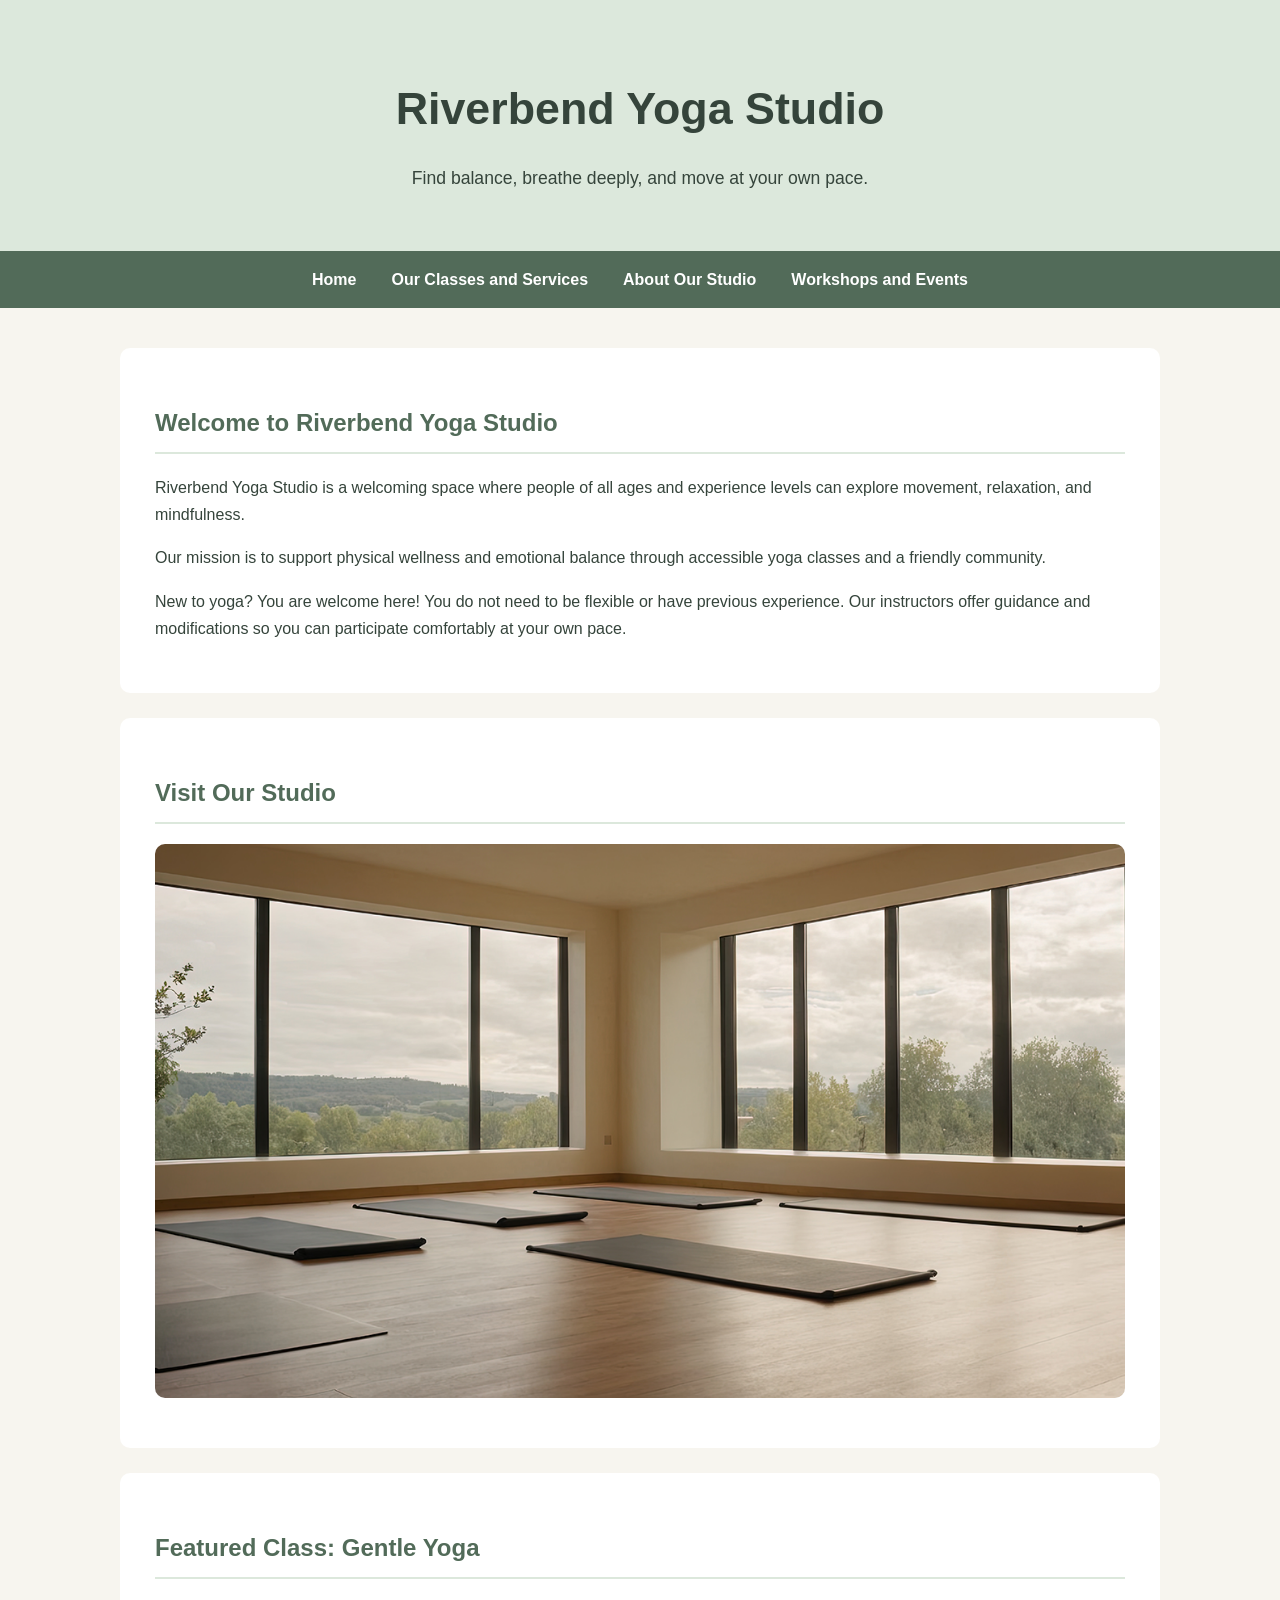
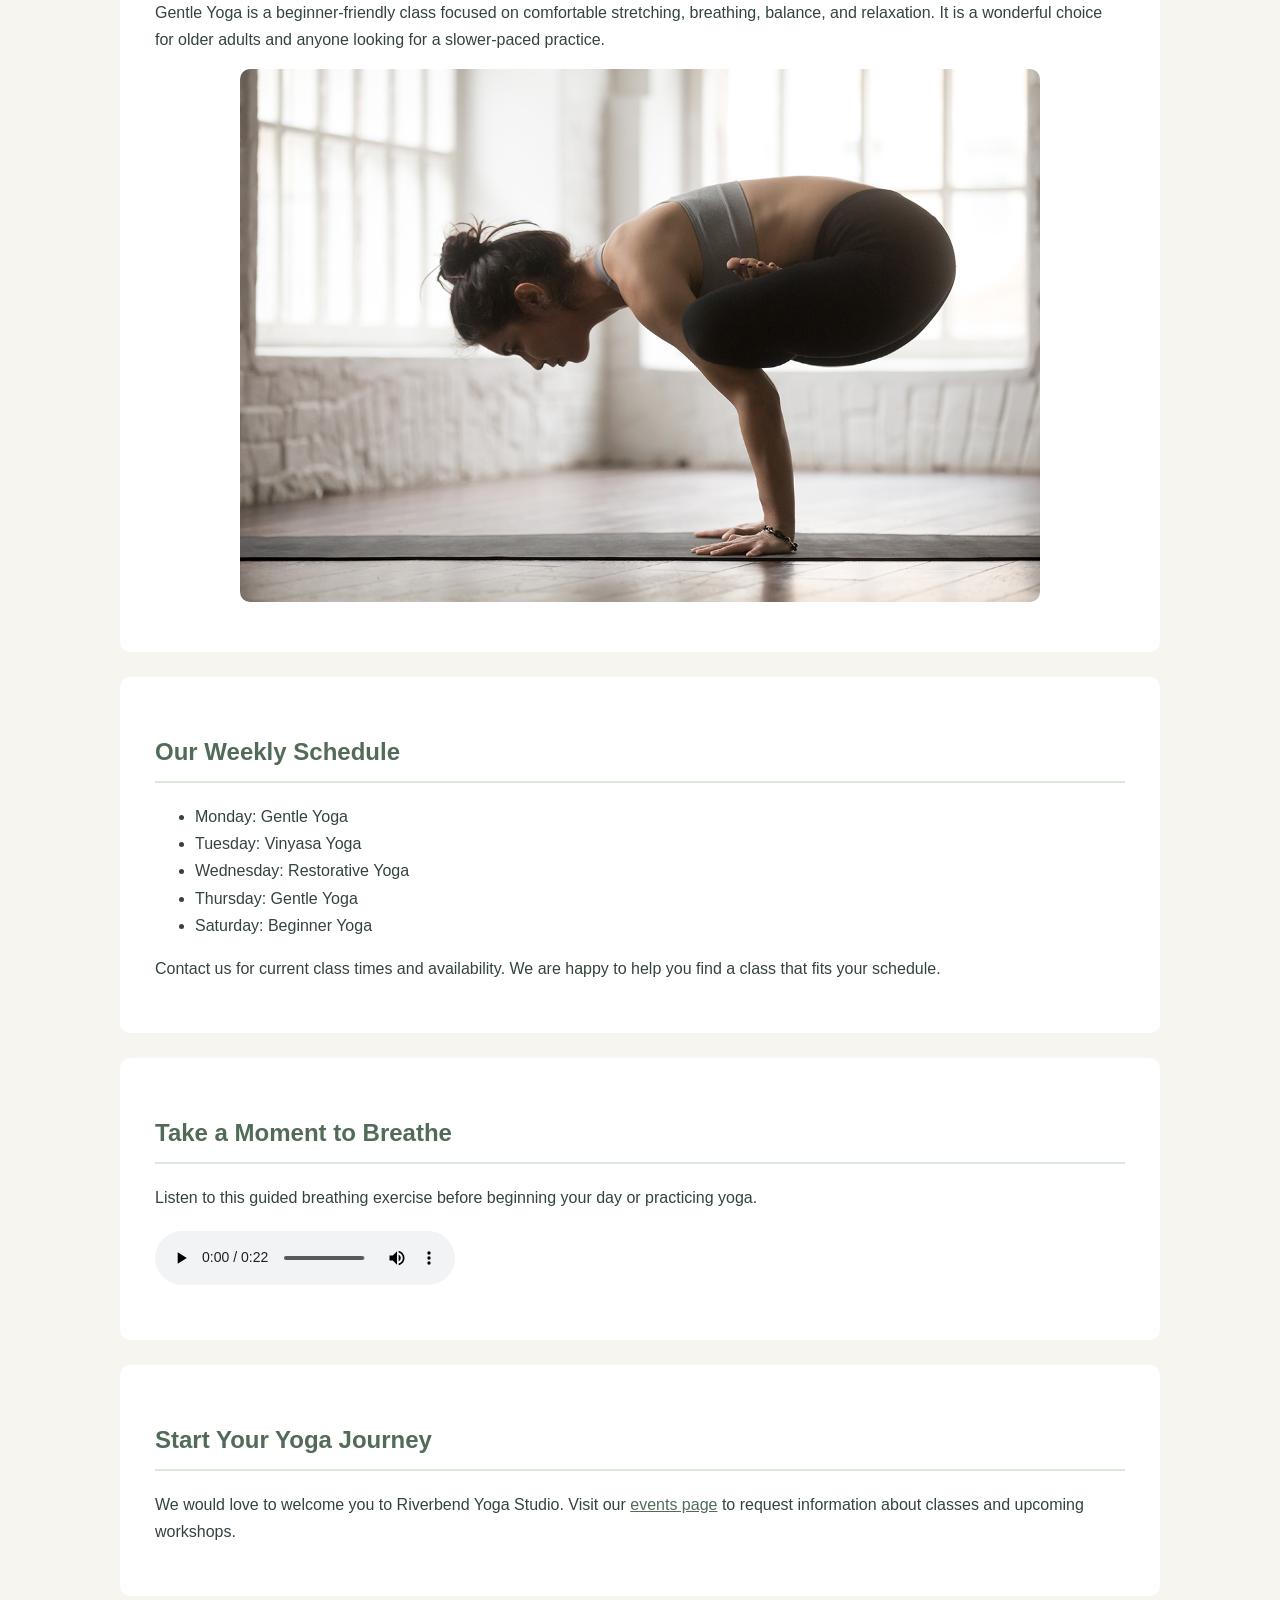
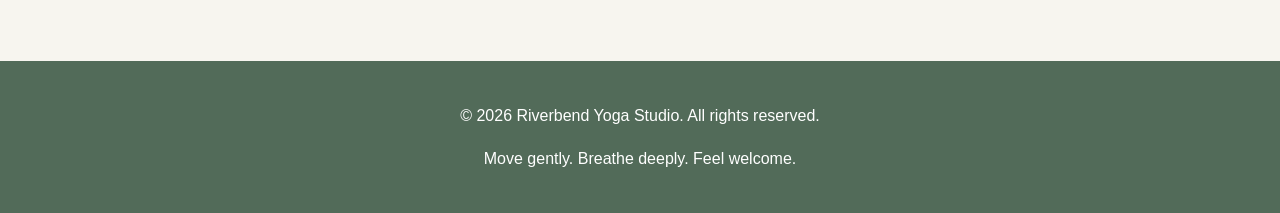
<file: index.html>
<!DOCTYPE html>
<html lang="en">
<head>
    <meta charset="UTF-8">
    <meta name="viewport" content="width=device-width, initial-scale=1.0">
    <title>Home | Riverbend Yoga Studio</title>
    <link rel="stylesheet" href="styles.css">
</head>
<body>

    <header>
        <h1>Riverbend Yoga Studio</h1>
        <p>Find balance, breathe deeply, and move at your own pace.</p>
    </header>

    <nav aria-label="Main navigation">
        <ul>
            <li><a href="index.html">Home</a></li>
            <li><a href="services.html">Our Classes and Services</a></li>
            <li><a href="about.html">About Our Studio</a></li>
            <li><a href="events.html">Workshops and Events</a></li>
        </ul>
    </nav>

    <main>
        <section>
            <h2>Welcome to Riverbend Yoga Studio</h2>
            <p>
                Riverbend Yoga Studio is a welcoming space where people
                of all ages and experience levels can explore movement,
                relaxation, and mindfulness.
            </p>

            <p>
                Our mission is to support physical wellness and emotional
                balance through accessible yoga classes and a friendly
                community.
            </p>

            <p>
                New to yoga? You are welcome here! You do not need to be
                flexible or have previous experience. Our instructors
                offer guidance and modifications so you can participate
                comfortably at your own pace.
            </p>
        </section>

        <section>
            <h2>Visit Our Studio</h2>
            <img src="yoga-studio_c.png"
                 alt="Welcoming yoga studio with mats arranged in a peaceful practice space">
        </section>

        <section>
            <h2>Featured Class: Gentle Yoga</h2>
            <p>
                Gentle Yoga is a beginner-friendly class focused on
                comfortable stretching, breathing, balance, and relaxation.
                It is a wonderful choice for older adults and anyone
                looking for a slower-paced practice.
            </p>

            <picture>
                <source media="(max-width: 600px)"
                        srcset="yoga-feature-small_c.png">
                <source media="(min-width: 601px)"
                        srcset="yoga-feature-large_c.png">
                <img src="yoga-feature-large_c.png"
                     alt="Yoga student practicing a gentle stretching pose"
                     width="800">
            </picture>
        </section>

        <section>
            <h2>Our Weekly Schedule</h2>
            <ul>
                <li>Monday: Gentle Yoga</li>
                <li>Tuesday: Vinyasa Yoga</li>
                <li>Wednesday: Restorative Yoga</li>
                <li>Thursday: Gentle Yoga</li>
                <li>Saturday: Beginner Yoga</li>
            </ul>
            <p>
                Contact us for current class times and availability.
                We are happy to help you find a class that fits your schedule.
            </p>
        </section>

        <section>
            <h2>Take a Moment to Breathe</h2>
            <p>
                Listen to this guided breathing exercise before beginning
                your day or practicing yoga.
            </p>

            <audio controls>
                <source src="yoga-breathing_c.mp3" type="audio/mpeg">
                Your browser does not support the audio element.
                Please use a browser that supports MP3 audio.
            </audio>
        </section>

        <section>
            <h2>Start Your Yoga Journey</h2>
            <p>
                We would love to welcome you to Riverbend Yoga Studio.
                Visit our <a href="events.html">events page</a> to request
                information about classes and upcoming workshops.
            </p>
        </section>
    </main>

    <footer>
        <p>&copy; 2026 Riverbend Yoga Studio. All rights reserved.</p>
        <p>Move gently. Breathe deeply. Feel welcome.</p>
    </footer>

</body>
</html>
</file>
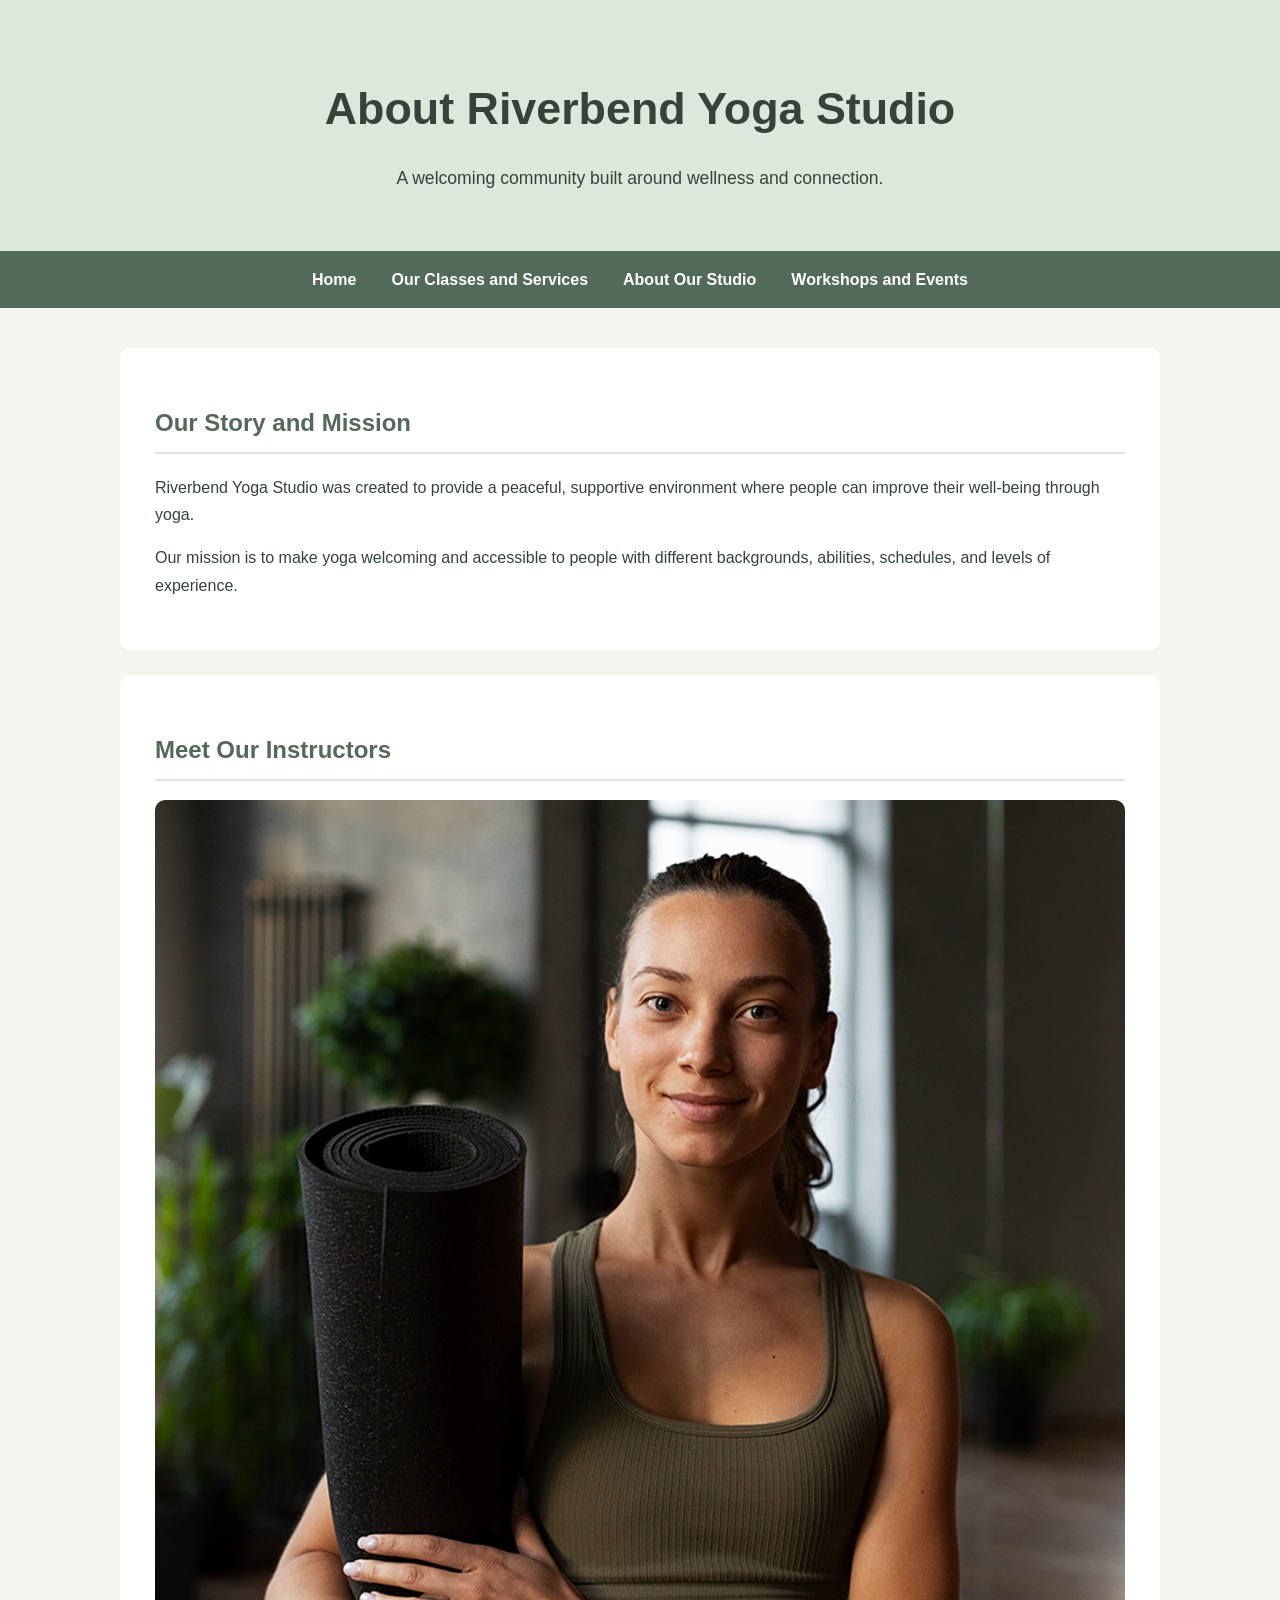
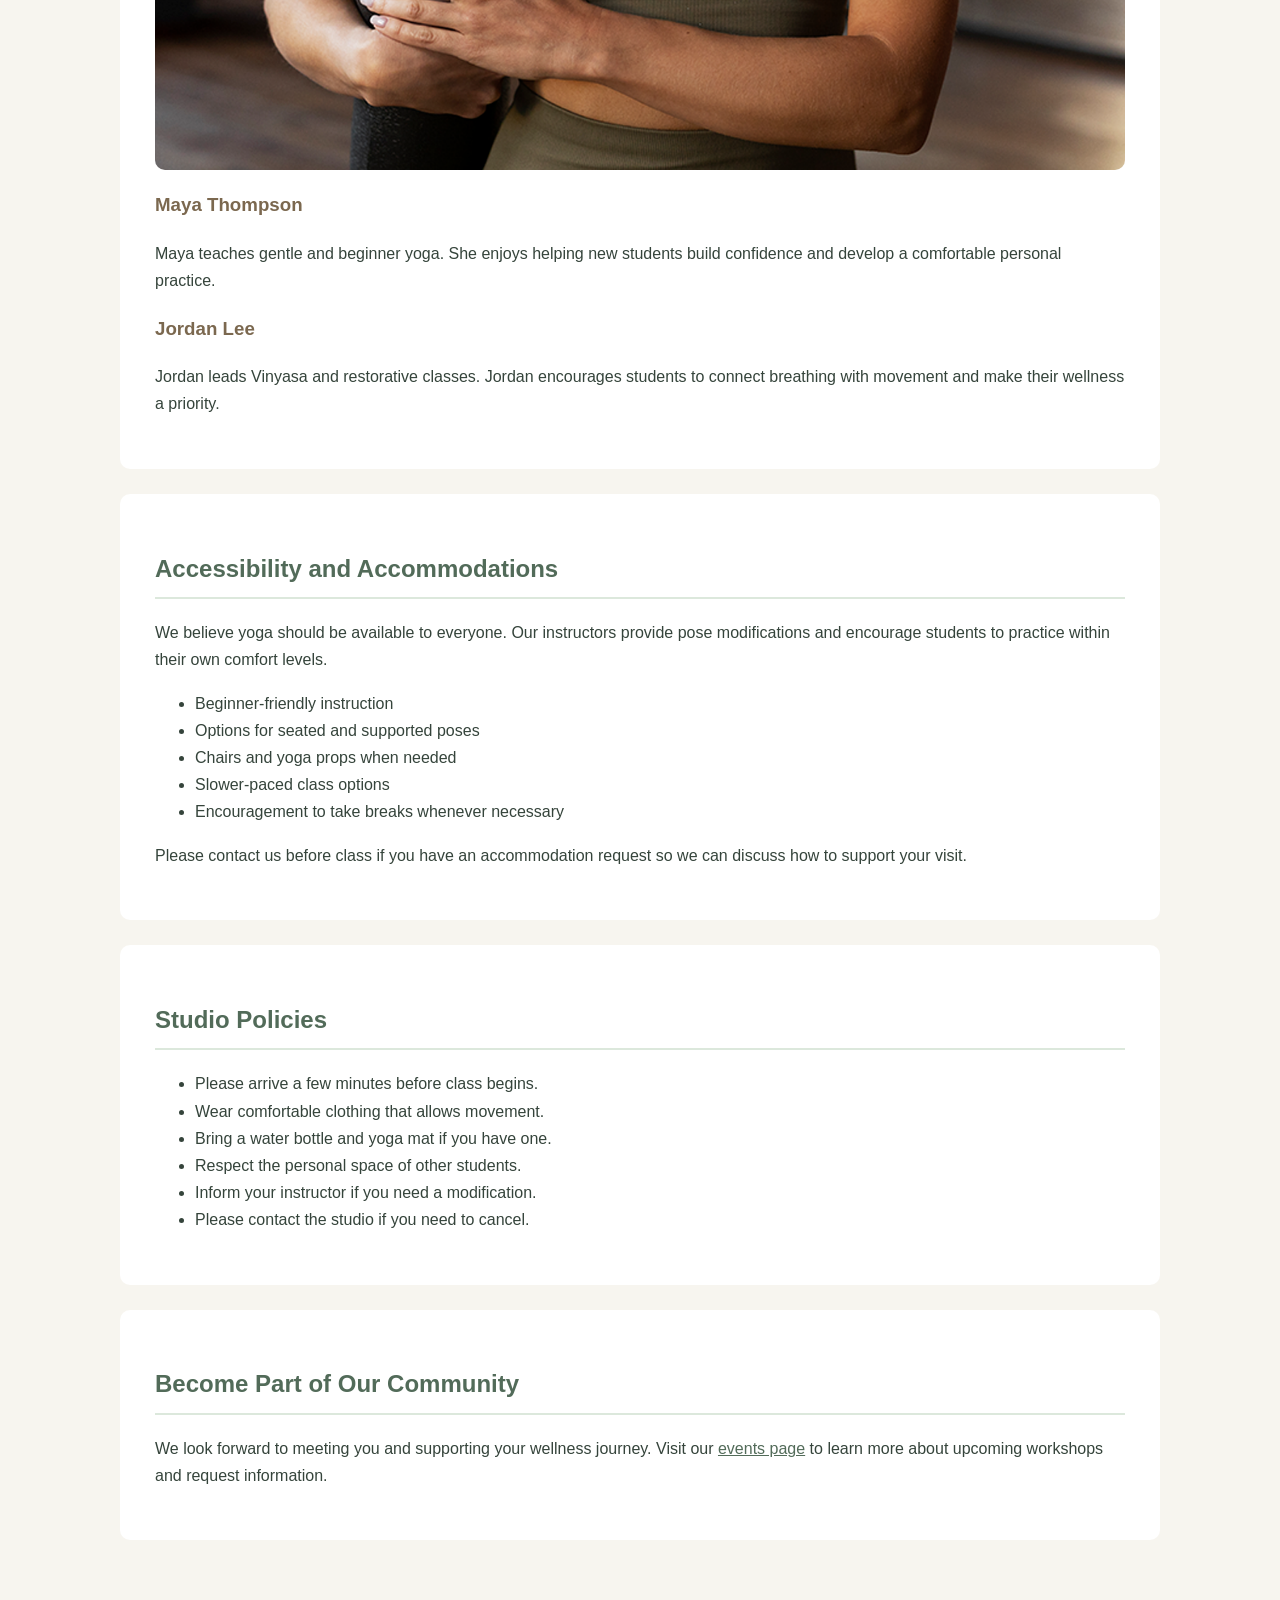
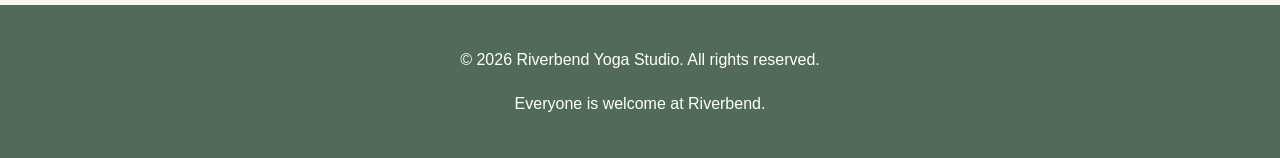
<file: about.html>
<!DOCTYPE html>
<html lang="en">
<head>
    <meta charset="UTF-8">
    <meta name="viewport" content="width=device-width, initial-scale=1.0">
    <title>About Us | Riverbend Yoga Studio</title>
    <link rel="stylesheet" href="styles.css">
</head>
<body>

    <header>
        <h1>About Riverbend Yoga Studio</h1>
        <p>A welcoming community built around wellness and connection.</p>
    </header>

    <nav aria-label="Main navigation">
        <ul>
            <li><a href="index.html">Home</a></li>
            <li><a href="services.html">Our Classes and Services</a></li>
            <li><a href="about.html">About Our Studio</a></li>
            <li><a href="events.html">Workshops and Events</a></li>
        </ul>
    </nav>

    <main>
        <section>
            <h2>Our Story and Mission</h2>
            <p>
                Riverbend Yoga Studio was created to provide a peaceful,
                supportive environment where people can improve their
                well-being through yoga.
            </p>

            <p>
                Our mission is to make yoga welcoming and accessible
                to people with different backgrounds, abilities,
                schedules, and levels of experience.
            </p>
        </section>

        <section>
            <h2>Meet Our Instructors</h2>

            <img src="yoga-instructor_c.png"
                 alt="Riverbend yoga instructor demonstrating a yoga pose">

            <h3>Maya Thompson</h3>
            <p>
                Maya teaches gentle and beginner yoga. She enjoys
                helping new students build confidence and develop
                a comfortable personal practice.
            </p>

            <h3>Jordan Lee</h3>
            <p>
                Jordan leads Vinyasa and restorative classes.
                Jordan encourages students to connect breathing
                with movement and make their wellness a priority.
            </p>
        </section>

        <section>
            <h2>Accessibility and Accommodations</h2>
            <p>
                We believe yoga should be available to everyone.
                Our instructors provide pose modifications and
                encourage students to practice within their own
                comfort levels.
            </p>

            <ul>
                <li>Beginner-friendly instruction</li>
                <li>Options for seated and supported poses</li>
                <li>Chairs and yoga props when needed</li>
                <li>Slower-paced class options</li>
                <li>Encouragement to take breaks whenever necessary</li>
            </ul>

            <p>
                Please contact us before class if you have an
                accommodation request so we can discuss how
                to support your visit.
            </p>
        </section>

        <section>
            <h2>Studio Policies</h2>
            <ul>
                <li>Please arrive a few minutes before class begins.</li>
                <li>Wear comfortable clothing that allows movement.</li>
                <li>Bring a water bottle and yoga mat if you have one.</li>
                <li>Respect the personal space of other students.</li>
                <li>Inform your instructor if you need a modification.</li>
                <li>Please contact the studio if you need to cancel.</li>
            </ul>
        </section>

        <section>
            <h2>Become Part of Our Community</h2>
            <p>
                We look forward to meeting you and supporting
                your wellness journey.
                Visit our <a href="events.html">events page</a>
                to learn more about upcoming workshops and request
                information.
            </p>
        </section>
    </main>

    <footer>
        <p>&copy; 2026 Riverbend Yoga Studio. All rights reserved.</p>
        <p>Everyone is welcome at Riverbend.</p>
    </footer>

</body>
</html>
</file>
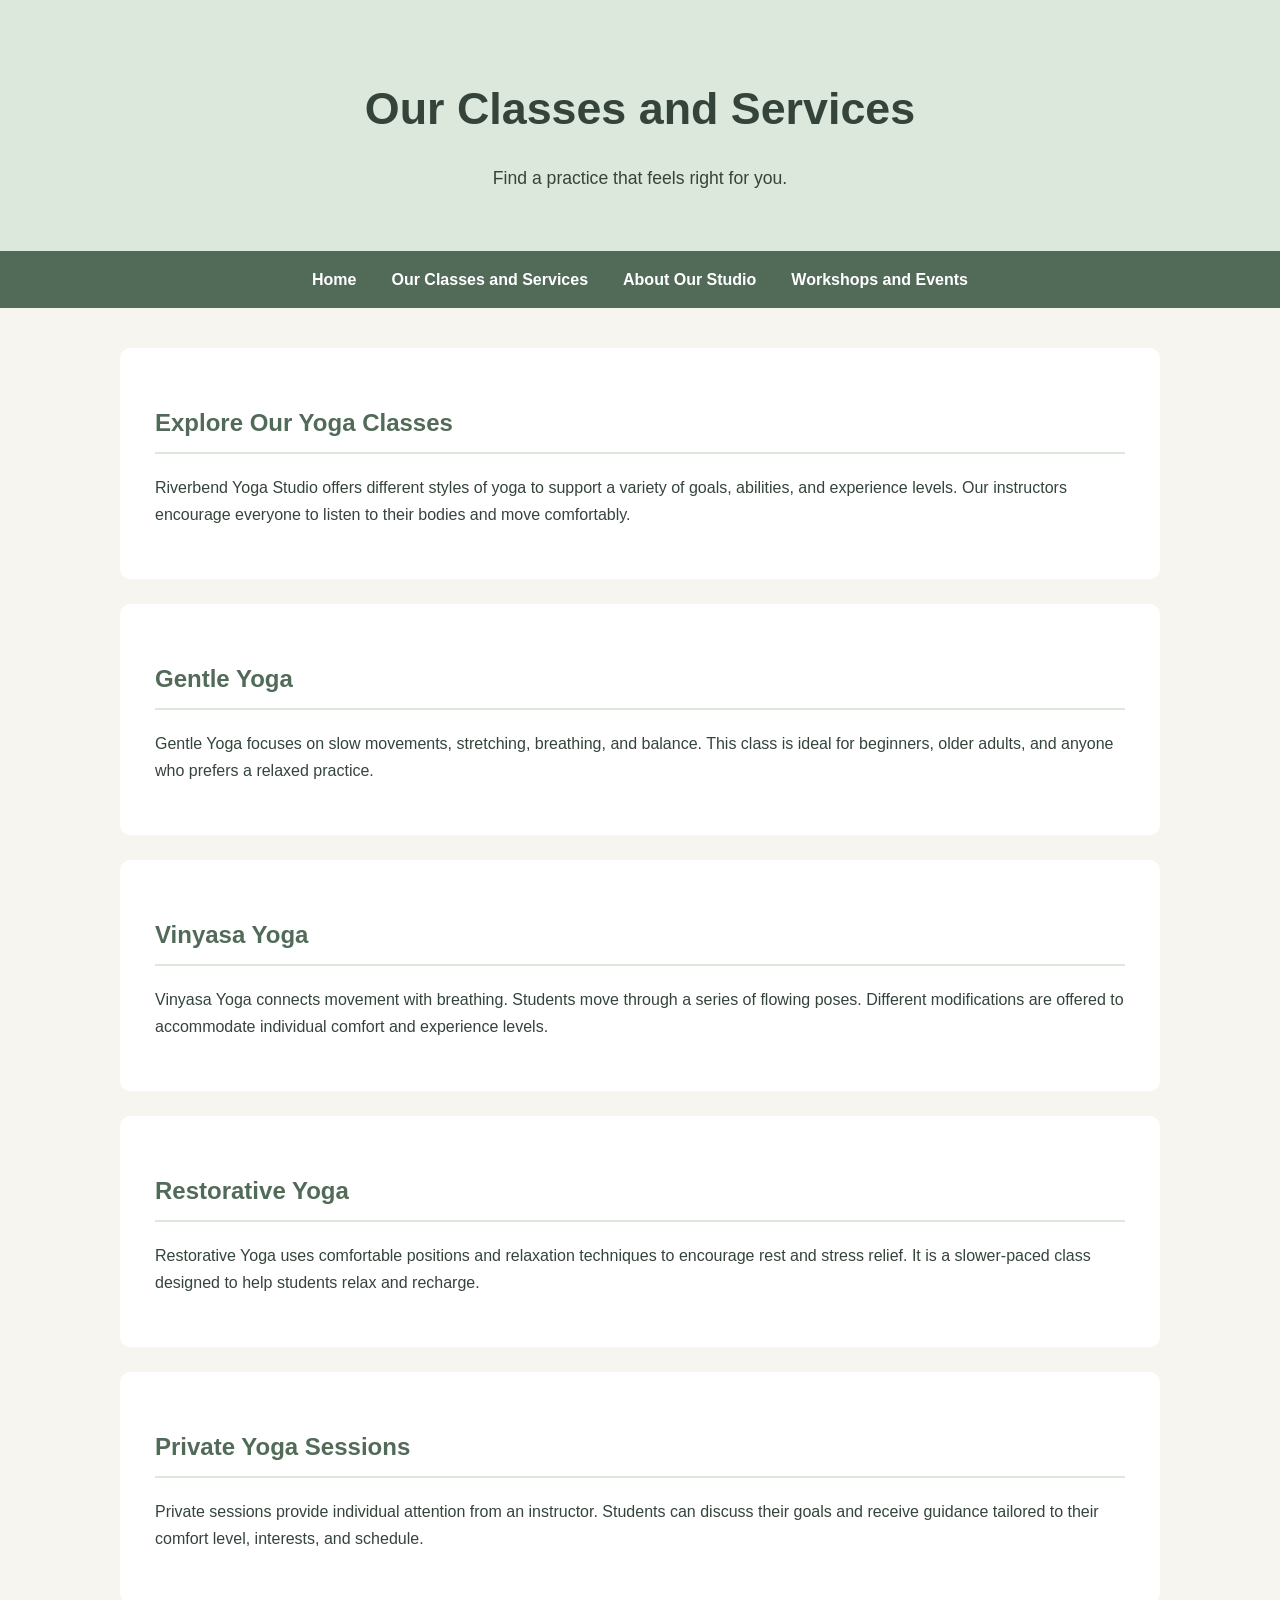
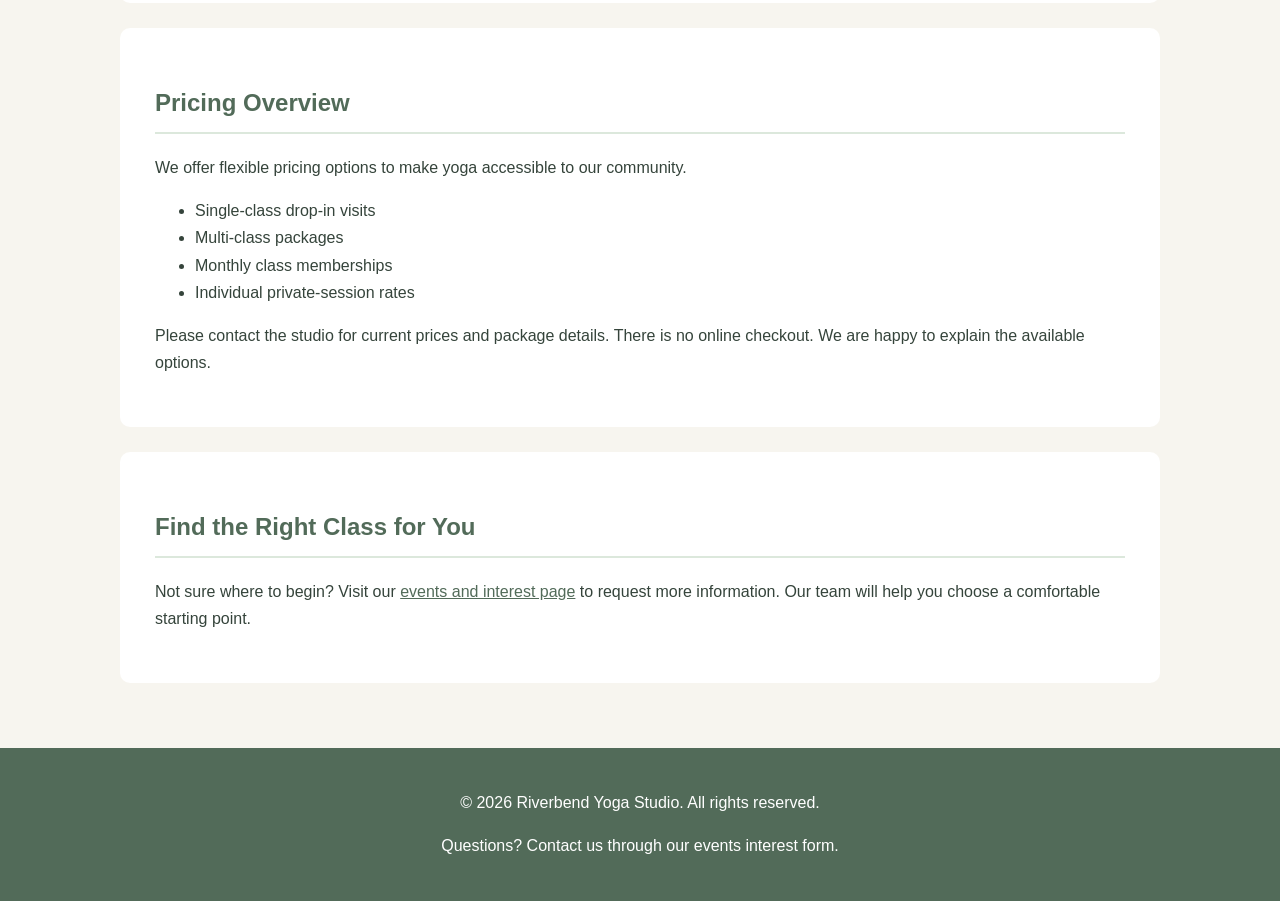
<file: services.html>
<!DOCTYPE html>
<html lang="en">
<head>
    <meta charset="UTF-8">
    <meta name="viewport" content="width=device-width, initial-scale=1.0">
    <title>Classes and Services | Riverbend Yoga Studio</title>
    <link rel="stylesheet" href="styles.css">
</head>
<body>

    <header>
        <h1>Our Classes and Services</h1>
        <p>Find a practice that feels right for you.</p>
    </header>

    <nav aria-label="Main navigation">
        <ul>
            <li><a href="index.html">Home</a></li>
            <li><a href="services.html">Our Classes and Services</a></li>
            <li><a href="about.html">About Our Studio</a></li>
            <li><a href="events.html">Workshops and Events</a></li>
        </ul>
    </nav>

    <main>
        <section>
            <h2>Explore Our Yoga Classes</h2>
            <p>
                Riverbend Yoga Studio offers different styles of yoga
                to support a variety of goals, abilities, and experience
                levels. Our instructors encourage everyone to listen
                to their bodies and move comfortably.
            </p>
        </section>

        <section>
            <h2>Gentle Yoga</h2>
            <p>
                Gentle Yoga focuses on slow movements, stretching,
                breathing, and balance. This class is ideal for beginners,
                older adults, and anyone who prefers a relaxed practice.
            </p>
        </section>

        <section>
            <h2>Vinyasa Yoga</h2>
            <p>
                Vinyasa Yoga connects movement with breathing.
                Students move through a series of flowing poses.
                Different modifications are offered to accommodate
                individual comfort and experience levels.
            </p>
        </section>

        <section>
            <h2>Restorative Yoga</h2>
            <p>
                Restorative Yoga uses comfortable positions and
                relaxation techniques to encourage rest and stress
                relief. It is a slower-paced class designed to help
                students relax and recharge.
            </p>
        </section>

        <section>
            <h2>Private Yoga Sessions</h2>
            <p>
                Private sessions provide individual attention from
                an instructor. Students can discuss their goals and
                receive guidance tailored to their comfort level,
                interests, and schedule.
            </p>
        </section>

        <section>
            <h2>Pricing Overview</h2>
            <p>
                We offer flexible pricing options to make yoga
                accessible to our community.
            </p>

            <ul>
                <li>Single-class drop-in visits</li>
                <li>Multi-class packages</li>
                <li>Monthly class memberships</li>
                <li>Individual private-session rates</li>
            </ul>

            <p>
                Please contact the studio for current prices and
                package details. There is no online checkout.
                We are happy to explain the available options.
            </p>
        </section>

        <section>
            <h2>Find the Right Class for You</h2>
            <p>
                Not sure where to begin? Visit our
                <a href="events.html">events and interest page</a>
                to request more information. Our team will help
                you choose a comfortable starting point.
            </p>
        </section>
    </main>

    <footer>
        <p>&copy; 2026 Riverbend Yoga Studio. All rights reserved.</p>
        <p>Questions? Contact us through our events interest form.</p>
    </footer>
</file>
<file: styles.css>
/* RIVERBEND YOGA STUDIO - WEBSITE STYLES */

/* Basic website settings */
* {
    box-sizing: border-box;
}

body {
    margin: 0;
    font-family: Arial, sans-serif;
    background-color: #f7f5ef;
    color: #35443b;
    line-height: 1.7;
}

/* Header */
header {
    background-color: #dce8dc;
    color: #35443b;
    text-align: center;
    padding: 40px 20px;
}

header h1 {
    font-size: 2.2rem;
    margin-bottom: 10px;
}

header p {
    font-size: 1.1rem;
}

/* Navigation */
nav {
    background-color: #526b59;
    padding: 15px;
}

nav ul {
    list-style: none;
    padding: 0;
    margin: 0;
    display: flex;
    flex-direction: column;
    align-items: center;
    gap: 12px;
}

nav a {
    color: #ffffff;
    text-decoration: none;
    font-weight: bold;
}

nav a:hover,
nav a:focus {
    color: #f0d9b5;
    text-decoration: underline;
}

/* Main content */
main {
    max-width: 1100px;
    margin: 0 auto;
    padding: 25px 18px;
}

section {
    background-color: #ffffff;
    margin-bottom: 25px;
    padding: 25px;
    border-radius: 10px;
}

h2 {
    color: #526b59;
    border-bottom: 2px solid #dce8dc;
    padding-bottom: 8px;
}

h3 {
    color: #7b684f;
}

/* Images */
img {
    max-width: 100%;
    height: auto;
    display: block;
    border-radius: 10px;
    margin: 15px auto;
}

figure {
    margin: 20px 0;
}

figcaption {
    text-align: center;
    font-style: italic;
    color: #526b59;
    padding: 8px;
}

/* Links */
a {
    color: #526b59;
}

main a:hover,
main a:focus {
    color: #7b684f;
}

/* Audio and video */
audio,
video {
    display: block;
    max-width: 100%;
    margin: 20px 0;
}

/* Forms */
form {
    background-color: #f7f5ef;
    padding: 20px;
    border-radius: 10px;
}

fieldset {
    border: 1px solid #a9b9a8;
    border-radius: 8px;
    padding: 18px;
    margin-bottom: 20px;
}

legend {
    color: #526b59;
    font-weight: bold;
    padding: 5px;
}

label {
    display: inline-block;
    margin: 8px 0;
    font-weight: bold;
}

input,
select,
textarea {
    width: 100%;
    padding: 12px;
    margin: 5px 0 12px;
    border: 1px solid #a9b9a8;
    border-radius: 5px;
    font: inherit;
}

input[type="radio"] {
    width: auto;
    margin-right: 8px;
}

button {
    background-color: #526b59;
    color: white;
    border: none;
    padding: 13px 22px;
    border-radius: 6px;
    font-size: 1rem;
    cursor: pointer;
}

button:hover,
button:focus {
    background-color: #35443b;
}

/* Footer */
footer {
    background-color: #526b59;
    color: white;
    text-align: center;
    padding: 25px 15px;
}

/* Larger screens */
@media (min-width: 768px) {

    nav ul {
        flex-direction: row;
        justify-content: center;
        gap: 35px;
    }

    main {
        padding: 40px 30px;
    }

    section {
        padding: 35px;
    }

    header h1 {
        font-size: 2.8rem;
    }

}
/* Touchstone 4 workshop and form styling */

#workshop-list article {
    margin-bottom: 20px;
    padding: 15px;
    border: 1px solid #d5dfd8;
    border-radius: 8px;
}

#workshop-choice,
#interest-form input,
#interest-form select,
#interest-form textarea {
    display: block;
    width: 100%;
    max-width: 500px;
    padding: 10px;
    margin-top: 5px;
    box-sizing: border-box;
}

#interest-form div {
    margin-bottom: 16px;
}

.error-message {
    color: #a11c27;
    font-weight: bold;
    margin: 5px 0;
}

#workshop-result,
#form-message {
    font-weight: bold;
    margin-top: 15px;
}

#interest-form [aria-invalid="true"] {
    border: 2px solid #a11c27;
}
</file>
